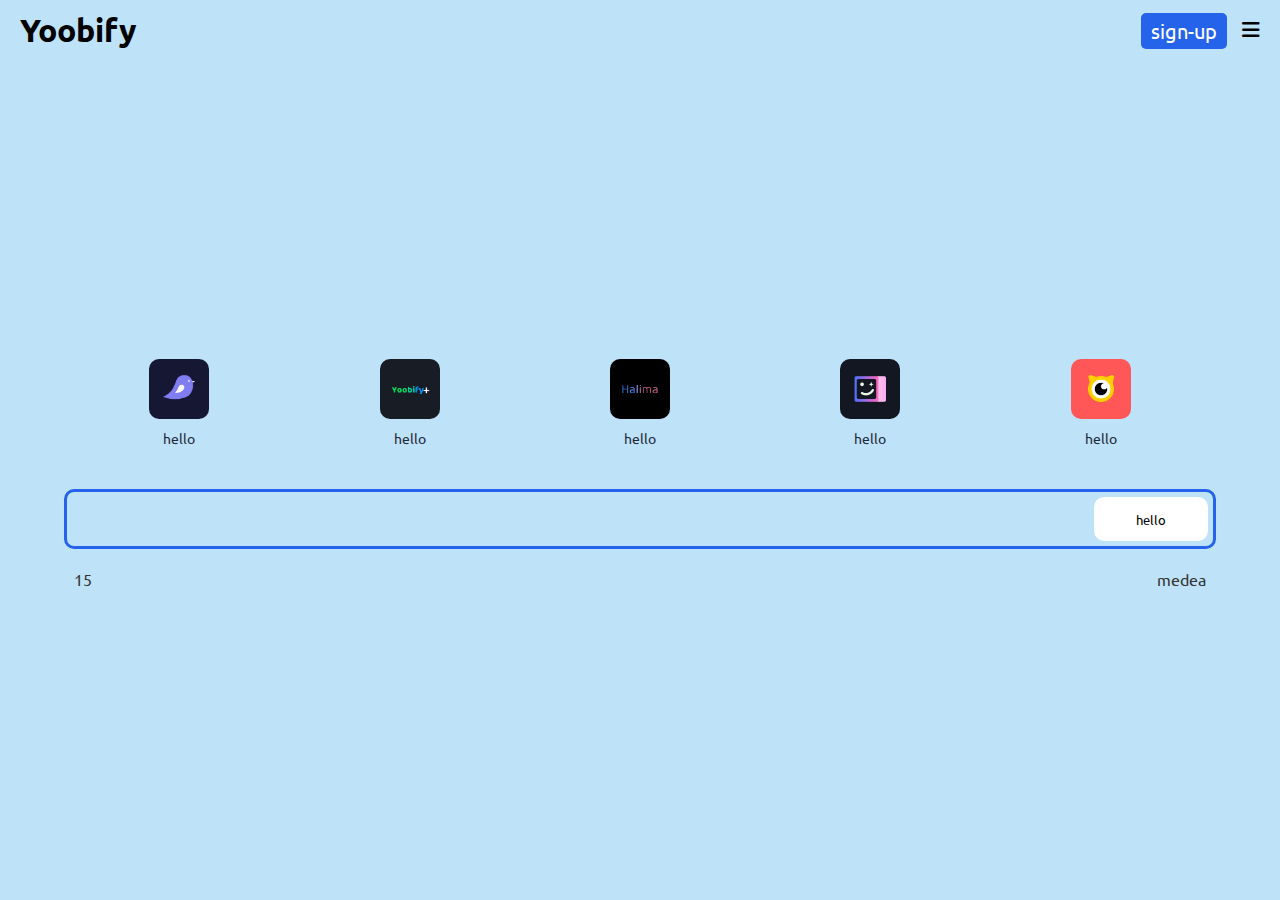
<file: index.html>
<!DOCTYPE html>
<html lang="en">
  <head>
    <link rel="stylesheet" href="style.css" />
    <link
      rel="stylesheet"
      href="https://cdnjs.cloudflare.com/ajax/libs/font-awesome/6.7.2/css/all.min.css"
      integrity="sha512-Evv84Mr4kqVGRNSgIGL/F/aIDqQb7xQ2vcrdIwxfjThSH8CSR7PBEakCr51Ck+w+/U6swU2Im1vVX0SVk9ABhg=="
      crossorigin="anonymous"
      referrerpolicy="no-referrer"
    />
    <meta charset="UTF-8" />
    <meta name="theme-color" content="#60a5fa">
    <link rel="icon" type="image/png" href="Y (4).png" />

    <meta name="viewport" content="width=device-width, initial-scale=1.0" />
    <title>Document</title>
  </head>

  <body>
    <header>
      <div class="logo-first-bar">
        <h1>Yoobify</h1>
      </div>
      <nav>
        <a href="">sign-up</a>
        <button class="second-btn"><i class="fa fa-bars"></i></button>
      </nav>
    </header>
    <main>
      <div class="serives-box">
        <div class="box box1">
          <a href=""><img src="Y (5).png" alt="" /><span>hello</span></a>
        </div>
        <div class="box box2">
          <a href=""><img src="pic2 (2).png" alt="" /><span>hello</span></a>
        </div>
        <div class="box box3">
          <a href=""><img src="Halima (3).png" alt="" /><span>hello</span></a>
        </div>
        <div class="box box4">
          <a href=""><img src="pic1.jpg" alt="" /><span>hello</span></a>
        </div>
        <div class="box box5">
          <a href=""><img src="pic.png" alt="" /><span>hello</span></a>
        </div>
      </div>
      <div class="search-continer">
        <div class="box-search">
          <input type="text" id="i" />
          <button id="b">hello</button>
        </div>
        <div class="info">
            <a href="">15</a>
            <a href="">medea</a>
        </div>
      </div>
    </main>
    <script src="main.js"></script>
  </body>
</html>
</file>
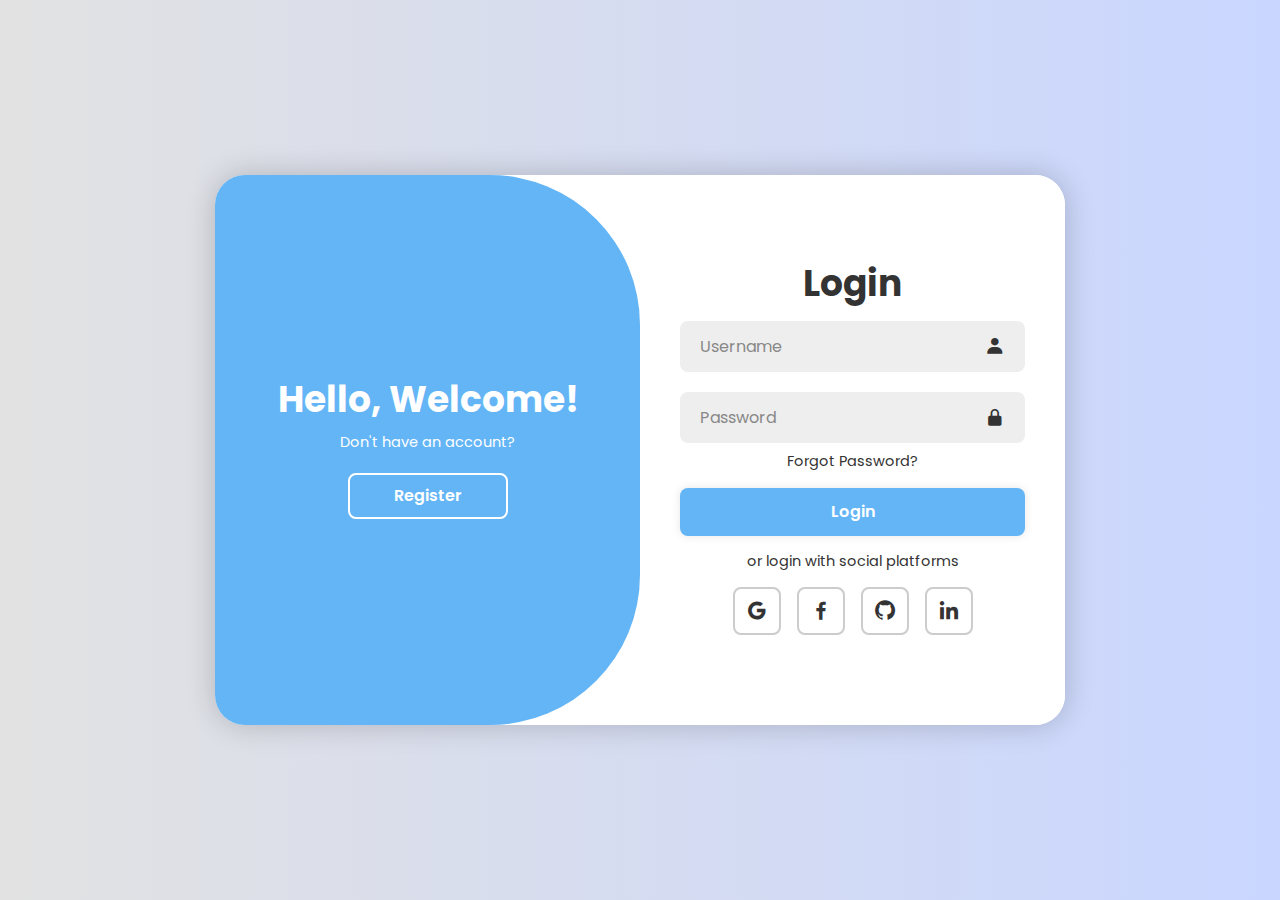
<file: sigin-up.html>
<!DOCTYPE html>
<html lang="en">
<head>
    <meta charset="UTF-8">
    <meta name="viewport" content="width=device-width, initial-scale=1.0">
    <title>Login/Signup Form</title>
    <link rel="stylesheet" href="sign-up.css">
    <link href='https://unpkg.com/boxicons@2.1.4/css/boxicons.min.css' rel='stylesheet'>
</head>
<body>
    <div class="container">
        <div class="form-box login">
            <form action="#">
                <h1>Login</h1>
                <div class="input-box">
                    <input type="text" placeholder="Username" required>
                    <i class='bx bxs-user'></i>
                </div>
                <div class="input-box">
                    <input type="password" placeholder="Password" required>
                    <i class='bx bxs-lock-alt' ></i>
                </div>
                <div class="forgot-link">
                    <a href="#">Forgot Password?</a>
                </div>
                <button type="submit" class="btn">Login</button>
                <p>or login with social platforms</p>
                <div class="social-icons">
                    <a href="#"><i class='bx bxl-google' ></i></a>
                    <a href="#"><i class='bx bxl-facebook' ></i></a>
                    <a href="#"><i class='bx bxl-github' ></i></a>
                    <a href="#"><i class='bx bxl-linkedin' ></i></a>
                </div>
            </form>
        </div>

        <div class="form-box register">
            <form action="#">
                <h1>Registration</h1>
                <div class="input-box">
                    <input type="text" placeholder="Username" required>
                    <i class='bx bxs-user'></i>
                </div>
                <div class="input-box">
                    <input type="email" placeholder="Email" required>
                    <i class='bx bxs-envelope' ></i>
                </div>
                <div class="input-box">
                    <input type="password" placeholder="Password" required>
                    <i class='bx bxs-lock-alt' ></i>
                </div>
                <button type="submit" class="btn">Register</button>
                <p>or register with social platforms</p>
                <div class="social-icons">
                    <a href="#"><i class='bx bxl-google' ></i></a>
                    <a href="#"><i class='bx bxl-facebook' ></i></a>
                    <a href="#"><i class='bx bxl-github' ></i></a>
                    <a href="#"><i class='bx bxl-linkedin' ></i></a>
                </div>
            </form>
        </div>

        <div class="toggle-box">
            <div class="toggle-panel toggle-left">
                <h1>Hello, Welcome!</h1>
                <p>Don't have an account?</p>
                <button class="btn register-btn">Register</button>
            </div>

            <div class="toggle-panel toggle-right">
                <h1>Welcome Back!</h1>
                <p>Already have an account?</p>
                <button class="btn login-btn">Login</button>
            </div>
        </div>
    </div>

    <script src="sign-up.js"></script>
</body>
</html>
</file>
<file: style.css>
@import url('https://fonts.googleapis.com/css2?family=Ubuntu:ital,wght@0,300;0,400;0,500;0,700;1,300;1,400;1,500;1,700&family=Yanone+Kaffeesatz:wght@200..700&display=swap');

/* 🟢 تعريف جميع المتغيرات الأساسية للتصميم */
:root {
  /* 🎨 الألوان الأساسية */
  --primary-color: #1e3a8a; /* لون رئيسي - يستخدم للعناوين والأزرار */
  --secondary-color: #60a5fa; /* لون ثانوي - للأزرار عند التحويم والعناصر التفاعلية */
  --background-color: #bee3f8; /* خلفية الصفحة */
  --text-color: #1e293b; /* لون النص الأساسي */
  --card-background: #ffffff; /* لون خلفية الكروت */
  --card-shadow: rgba(0, 0, 0, 0.1); /* ظل للكروت */
  --border-color: #2563eb; /* لون الحدود لعناصر الإدخال */

  /* 🔠 الخطوط */
  --font-family: "Ubuntu", sans-serif; /* الخط الأساسي */
  --font-size-normal: 16px; /* حجم النص العادي */
  --font-size-large: 20px; /* حجم النص الكبير للعناوين */

  /* 🟦 الأزرار */
  --button-background: #2563eb; /* خلفية الأزرار */
  --button-hover: #1d4ed8; /* لون عند تمرير الماوس */
  --button-text-color: #ffffff; /* لون نص الأزرار */

  /* 🔳 مربعات الإدخال */
  --input-background: #ffffff; /* خلفية الإدخال */
  --input-border: #1e3a8a; /* لون حدود الإدخال */
  --input-text-color: #000000; /* لون النص داخل الإدخال */

  /* 🔵 تصميم الكروت */
  --card-border-radius: 10px; /* تدوير زوايا الكروت */
  --card-padding: 15px; /* المسافة الداخلية للكروت */

  /* 🛠 تأثيرات */
  --transition-speed: 0.3s; /* سرعة التأثيرات */
}
.dark {
  /* 🌙 ألوان الوضع المظلم */
  --primary-color: #1e3a8a; /* أزرق داكن */
  --secondary-color: #ff8c00; /* برتقالي غروب الشمس */
  --accent-color: #d6d6d6; /* رمادي فاتح */
  --background-color: #3c3a3a; /* خلفية داكنة */
  --text-color: #e0e0e0; /* نص فاتح */
  --border-radius-lg: #00ff87 3px solid; /* لون الحواف والأزرار في الوضع المظلم */

  /* 🌙 ألوان إضافية للوضع الداكن */
  --success-color: #81c784;
  --warning-color: #ffb74d;
  --danger-color: #e57373;
  --info-color: #64b5f6;

  /* 🌙 الظلال في الوضع الداكن */
  --shadow-sm: 0px 2px 6px rgba(255, 255, 255, 0.1);
  --shadow-md: 0px 4px 10px rgba(255, 255, 255, 0.15);
  --shadow-lg: 0px 8px 20px rgba(255, 255, 255, 0.2);
}

* {
  padding: 0;
  margin: 0;
  box-sizing: border-box;
}
body {
  width: 100%;
  height: 100vh;
  display: flex;
  flex-direction: column;
  background-color: var(--background-color);
}
header {
  display: flex;
  justify-content: space-between;
  align-items: center;
  padding: 10px 20px;
}
header .logo-first-bar {
  display: flex;
  align-items: center;
  gap: 15px;
  font-family: var(--font-family);
}

header nav {
  display: flex;
  display: flex;
  align-items: center;
  gap: 15px;
  font-family: var(--font-family);
}
header nav a {
  text-decoration: none;
  font-size: 20px;
  background-color: var(--button-background);
  padding: 5px 10px;
  border-radius: 5px;
  color: var(--button-text-color);
}
header nav a:hover{
    background-color: var(--button-hover);
  }
header .second-btn {
  font-size: 20px;
  background-color: var(--background-color);
  border: none;
}
main {
  display: flex;
  flex-direction: column;
  align-items: center;
  justify-content: center;
  flex-grow: 1;
  background-color: var(--bg-color);
}
main .serives-box {
  width: 90%;
  display: flex;
  justify-content: space-around;
  margin: 7px 0 70px 0;
  flex-wrap: 1;
}
main .serives-box .box {
  width: 60px;
  height: 60px;
  background-color: rgb(0, 0, 0);
  border-radius: 10px;
  border: var(--border);
}
main .serives-box .box a {
  display: flex;
  flex-direction: column;
  align-items: center;
  padding-top: 10px;
  text-decoration: none;
  color: var(--text-color);
  font-family: var(--font-family);
}
main .serives-box .box a img {
  width: 40px;
}
main .serives-box .box a span {
  margin-top: 20px;
  font-size: 14px;
}
main .serives-box .box5 {
  background-color: #ff5757;
}
main .serives-box .box4 {
  background-color: #131721;
}
main .serives-box .box2 {
  background-color: #181c25;
}
main .serives-box .box1 {
  background-color: #151733;
}
.search-continer {
  width: 90%;
  height: auto;
  background-color: var(--bg-color);
  border-radius: 20px;
  margin-bottom:20px;
}
.search-continer .box-search {
  display: flex;
  border: var(--border-color) 3px solid;

  height: 60px;
  border-radius: 10px;
  margin-bottom: 20px;
}
.search-continer input {
    font-family: var(--font-family);
  width: 90%;
  background-color: var(--bg-color);
  border: none;
  border-radius: 20px 0 0 20px;
  outline: none;
  padding-left: 10px;
  font-size: 20px;
  text-align: center;
}
.search-continer button {
  width: 10%;
  background: linear-gradient(96deg, #fff, #fff);
  border: none;
  border-radius: 10px;
  margin: 5px 5px 5px 0;
  font-family: var(--font-family);
}
.info {
  display: flex;
  justify-content: space-between;
  padding: 0 10px;
}
.info a {
  text-decoration: none;
  color: #333;
  font-family: var(--font-family);
}
@media (max-width: 480px) {
  main {
    display: flex;
    flex-direction: column-reverse;
  }
  main {
    display: flex;
    flex-direction: column-reverse;
    justify-content: center;
  }
  .box3 , .box2{
    display: none;
  }
  .search-continer {
    display: flex;
    flex-direction: column-reverse;
  }
  .search-continer .box-search {
    margin-top: 10px;
  }
  .search-continer input {
    width: 80%;
  }
  .search-continer button {
    width: 20%;
  }
  .search-continer .info {
    display: flex;
    justify-content: center;
    gap: 20px;
  }
}
</file>
<file: sign-up.css>
@import url('https://fonts.googleapis.com/css2?family=Poppins:ital,wght@0,100;0,200;0,300;0,400;0,500;0,600;0,700;0,800;0,900;1,100;1,200;1,300;1,400;1,500;1,600;1,700;1,800;1,900&display=swap');

*{
    margin: 0;
    padding: 0;
    box-sizing: border-box;
    font-family: "Poppins", sans-serif;
    text-decoration: none;
    list-style: none;
}

body{
    display: flex;
    justify-content: center;
    align-items: center;
    min-height: 100vh;
    background: linear-gradient(90deg, #e2e2e2, #c9d6ff);
}

.container{
    position: relative;
    width: 850px;
    height: 550px;
    background: #fff;
    margin: 20px;
    border-radius: 30px;
    box-shadow: 0 0 30px rgba(0, 0, 0, .2);
    overflow: hidden;
}

    .container h1{
        font-size: 36px;
        margin: -10px 0;
    }

    .container p{
        font-size: 14.5px;
        margin: 15px 0;
    }

form{ width: 100%; }

.form-box{
    position: absolute;
    right: 0;
    width: 50%;
    height: 100%;
    background: #fff;
    display: flex;
    align-items: center;
    color: #333;
    text-align: center;
    padding: 40px;
    z-index: 1;
    transition: .6s ease-in-out 1.2s, visibility 0s 1s;
}

    .container.active .form-box{ right: 50%; }

    .form-box.register{ visibility: hidden; }
        .container.active .form-box.register{ visibility: visible; }

.input-box{
    position: relative;
    margin: 20px 0;
}

    .input-box input{
        width: 100%;
        padding: 13px 50px 13px 20px;
        background: #eee;
        border-radius: 8px;
        border: none;
        outline: none;
        font-size: 16px;
        color: #333;
        font-weight: 500;
    }

        .input-box input::placeholder{
            color: #888;
            font-weight: 400;
        }
    
    .input-box i{
        position: absolute;
        right: 20px;
        top: 50%;
        transform: translateY(-50%);
        font-size: 20px;
    }

.forgot-link{ margin: -15px 0 15px; }
    .forgot-link a{
        font-size: 14.5px;
        color: #333;
    }

.btn{
    width: 100%;
    height: 48px;
    background: #64b5f6;
    border-radius: 8px;
    box-shadow: 0 0 10px rgba(0, 0, 0, .1);
    border: none;
    cursor: pointer;
    font-size: 16px;
    color: #fff;
    font-weight: 600;
}

.social-icons{
    display: flex;
    justify-content: center;
}

    .social-icons a{
        display: inline-flex;
        padding: 10px;
        border: 2px solid #ccc;
        border-radius: 8px;
        font-size: 24px;
        color: #333;
        margin: 0 8px;
    }

.toggle-box{
    position: absolute;
    width: 100%;
    height: 100%;
}

    .toggle-box::before{
        content: '';
        position: absolute;
        left: -250%;
        width: 300%;
        height: 100%;
        background: #64b5f6;
        border-radius: 150px;
        z-index: 2;
        transition: 1.8s ease-in-out;
    }

        .container.active .toggle-box::before{ left: 50%; }

.toggle-panel{
    position: absolute;
    width: 50%;
    height: 100%;
    /* background: seagreen; */
    color: #fff;
    display: flex;
    flex-direction: column;
    justify-content: center;
    align-items: center;
    z-index: 2;
    transition: .6s ease-in-out;
}

    .toggle-panel.toggle-left{ 
        left: 0;
        transition-delay: 1.2s; 
    }
        .container.active .toggle-panel.toggle-left{
            left: -50%;
            transition-delay: .6s;
        }

    .toggle-panel.toggle-right{ 
        right: -50%;
        transition-delay: .6s;
    }
        .container.active .toggle-panel.toggle-right{
            right: 0;
            transition-delay: 1.2s;
        }

    .toggle-panel p{ margin-bottom: 20px; }

    .toggle-panel .btn{
        width: 160px;
        height: 46px;
        background: transparent;
        border: 2px solid #fff;
        box-shadow: none;
    }

@media screen and (max-width: 650px){
    .container{ height: calc(100vh - 40px); }

    .form-box{
        bottom: 0;
        width: 100%;
        height: 70%;
    }

        .container.active .form-box{
            right: 0;
            bottom: 30%;
        }

    .toggle-box::before{
        left: 0;
        top: -270%;
        width: 100%;
        height: 300%;
        border-radius: 20vw;
    }

        .container.active .toggle-box::before{
            left: 0;
            top: 70%;
        }

        .container.active .toggle-panel.toggle-left{
            left: 0;
            top: -30%;
        }

    .toggle-panel{ 
        width: 100%;
        height: 30%;
    }
        .toggle-panel.toggle-left{ top: 0; }
        .toggle-panel.toggle-right{
            right: 0;
            bottom: -30%;
        }

            .container.active .toggle-panel.toggle-right{ bottom: 0; }
}

@media screen and (max-width: 400px){
    .form-box { padding: 20px; }

    .toggle-panel h1{font-size: 30px; }
}
</file>
